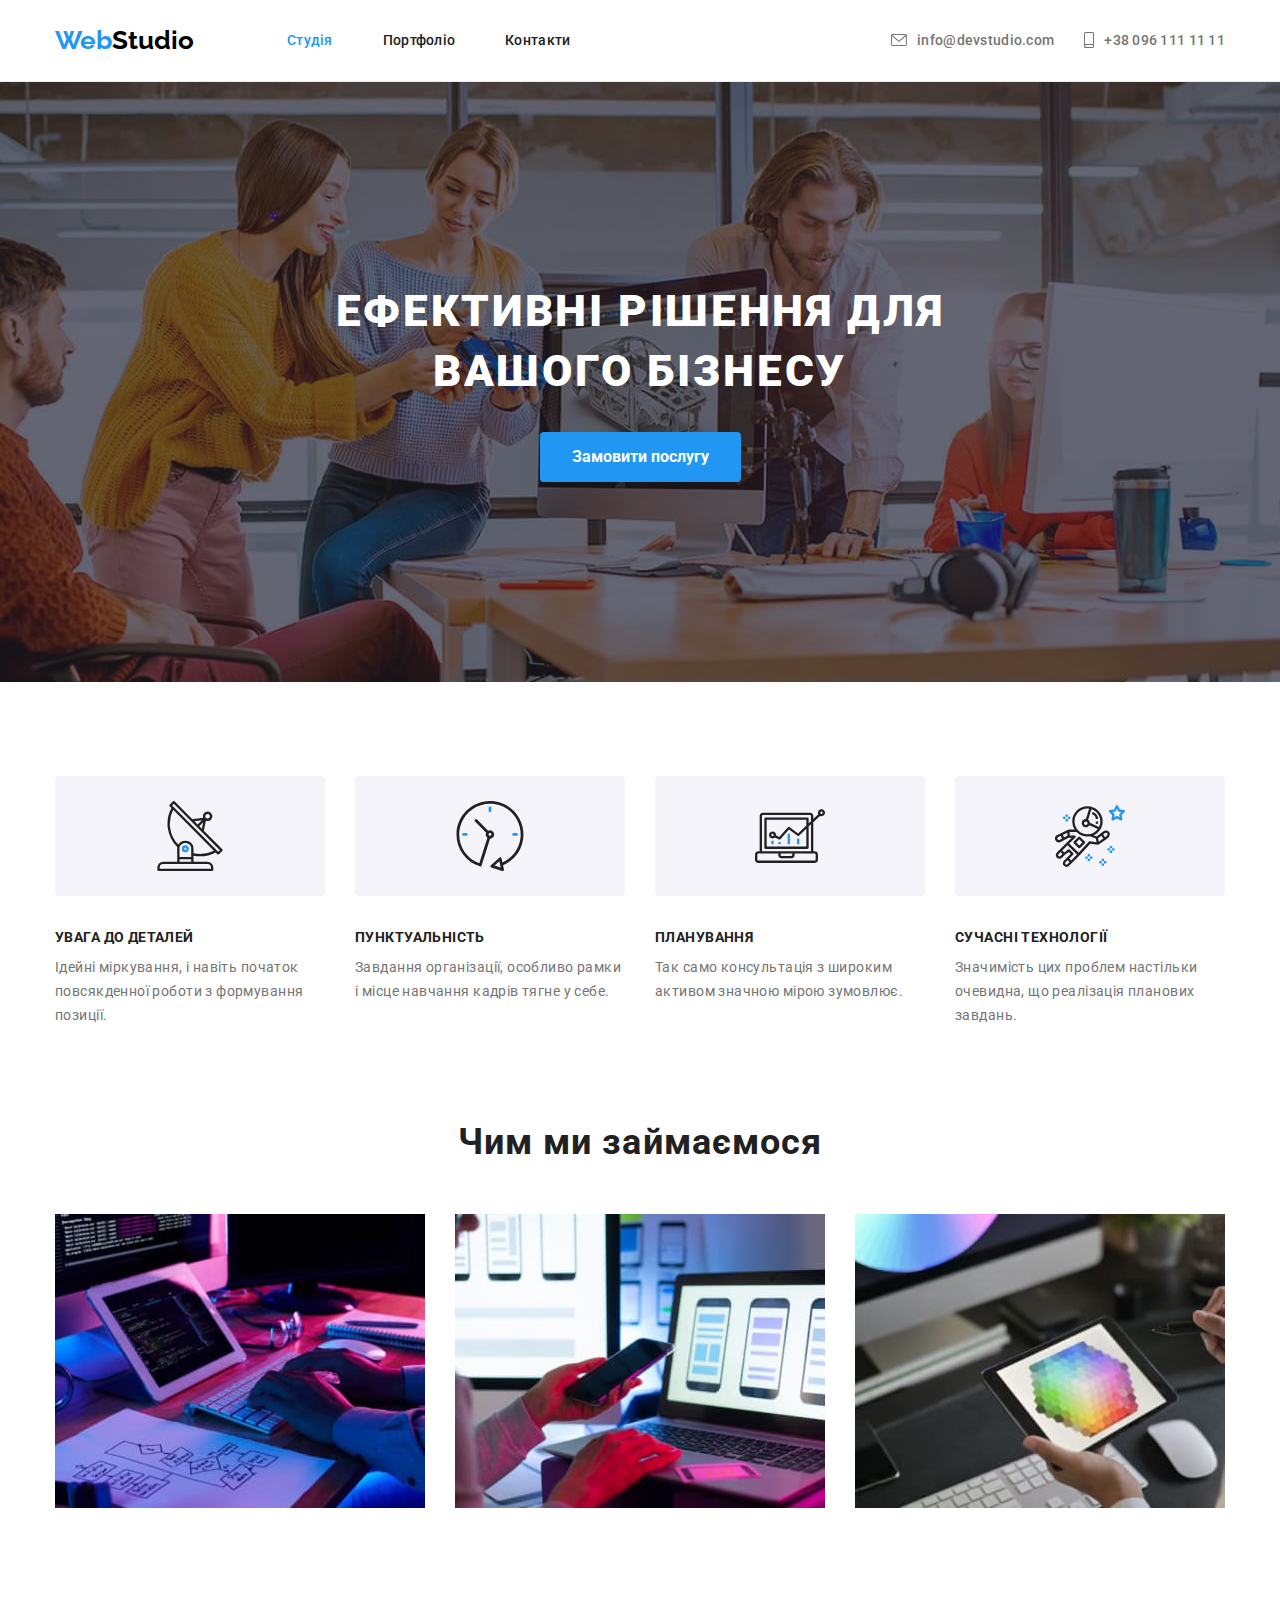
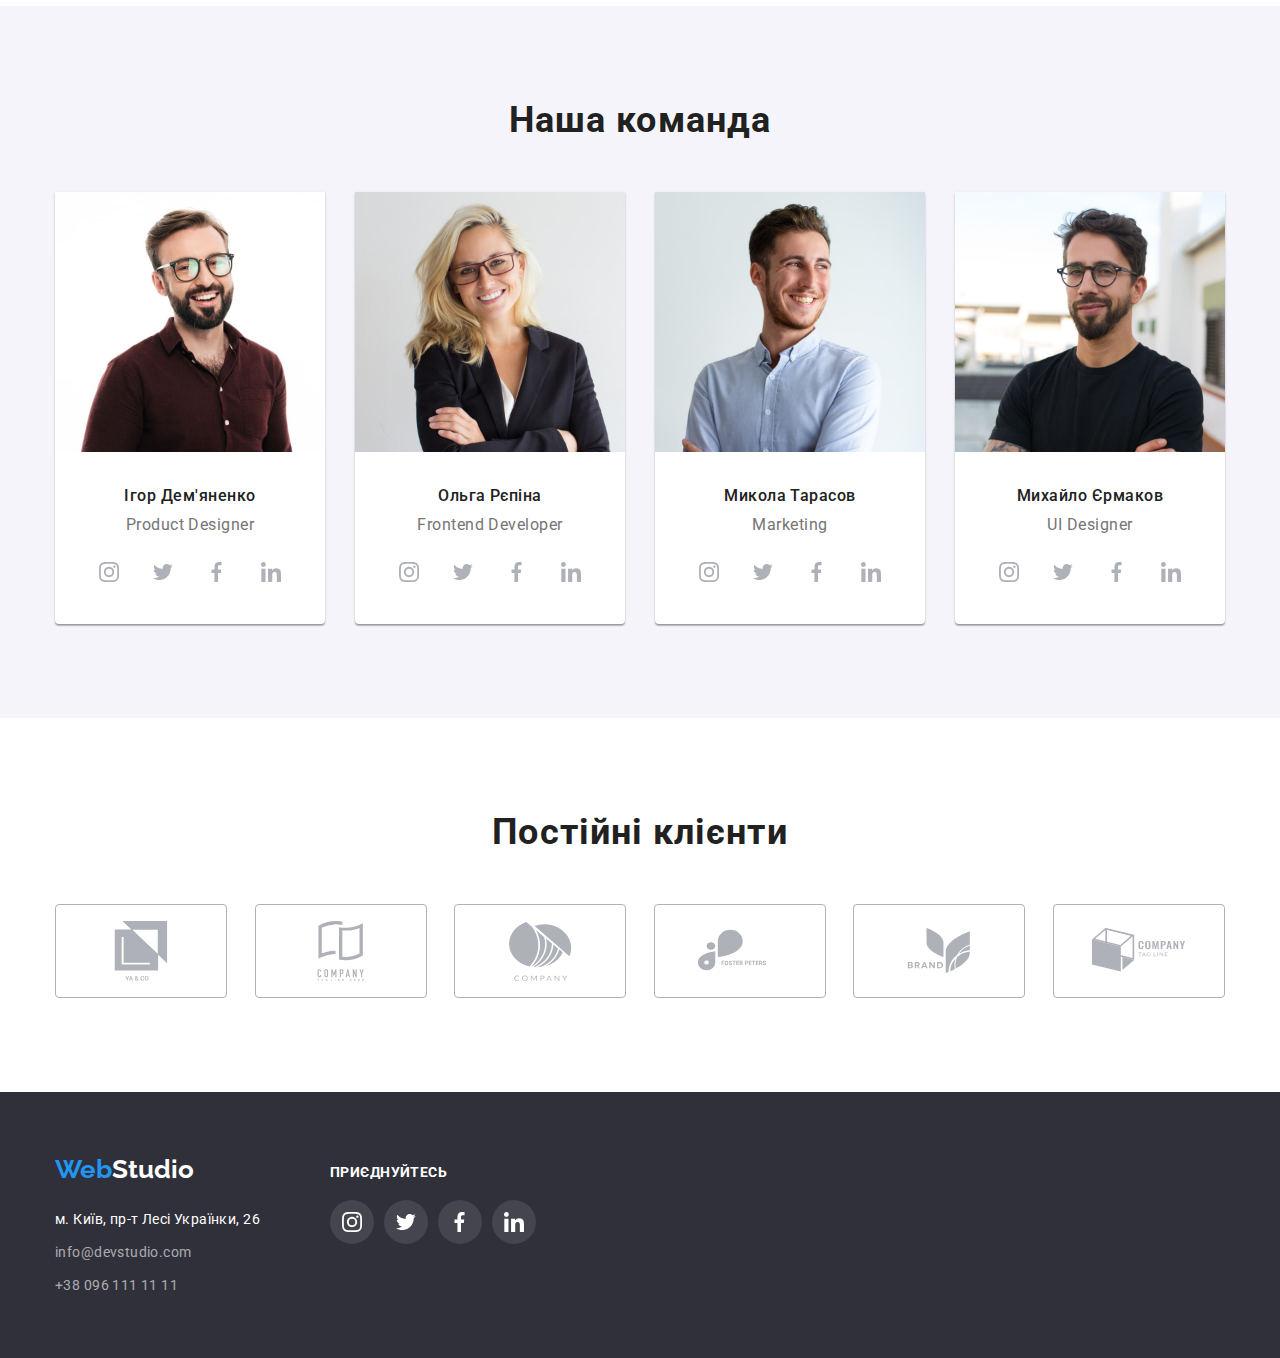
<file: index.html>
<!DOCTYPE html>
<html lang="uk">
  <head>
    <meta charset="UTF-8" />
    <meta http-equiv="X-UA-Compatible" content="IE=edge" />
    <meta name="viewport" content="width=, initial-scale=1.0" />
    <title>WebStudio</title>
    <link
      href="https://fonts.googleapis.com/css2?family=Pacifico&family=Raleway:wght@700&family=Roboto:wght@400;500;700;900&display=swap"
      rel="stylesheet"
    />
    <link
      rel="stylesheet"
      href="https://cdnjs.cloudflare.com/ajax/libs/modern-normalize/1.1.0/modern-normalize.min.css"
    />
    <link rel="stylesheet" href="./css/styles.css" />
  </head>
  <body>
    <header class="header">
      <!-- Навигация -->
      <div class="header-container container">
        <nav class="nav-header">
          <a class="logo link" href="./index.html" lang="en"
            ><span>Web</span>Studio</a
          >

          <ul class="nav-site list">
            <li class="nav-items">
              <a class="link active" href="./index.html">Студія</a>
            </li>
            <li class="nav-items">
              <a class="link" href="./portfolio.html">Портфоліо</a>
            </li>
            <li class="nav-items">
              <a class="link" href="">Контакти</a>
            </li>
          </ul>
        </nav>
        <!-- Контактная информация -->
        <ul class="nav-contacts list">
          <li class="contacts-items">
            <a class="link" href="mailto:info@devstudio.com">
              <svg class="contacts-icon" width="16" height="16">
                <use href="./images/symbol-defs.svg#icon-envelope"></use>
              </svg><span>info@devstudio.com</span></a
            >
          </li>
          <li class="contacts-items">
            <a class="link" href="tel:+380961111111">
              <svg class="contacts-icon" width="10" height="16">
                <use href="./images/symbol-defs.svg#icon-smartphone"></use>
              </svg><span>+38 096 111 11 11</span></a
            >
          </li>
        </ul>
      </div>
    </header>

    <main>
      <!-- Блок Герой -->
      <section class="hero">
        <h1 class="hero-title">Ефективні рішення для<br />вашого бізнесу</h1>
        <button class="button" type="button">Замовити послугу</button>
      </section>
      <!-- Достоинства -->
      <section class="dignity-container section container">
        <h2 class="hide">Переваги</h2>

        <ul class="dignity list">
          <li class="dignity-items">
            <svg class="dignity-icons" width="270" height="120">
              <use href="./images/symbol-defs.svg#icon-antenna"></use>
            </svg>
            <h3 class="dignity-title">УВАГА ДО ДЕТАЛЕЙ</h3>
            <p class="dignity-text">
              Ідейні міркування, і навіть початок повсякденної роботи з
              формування позиції.
            </p>
          </li>
          <li class="dignity-items">
            <svg class="dignity-icons" width="270" height="120">
              <use href="./images/symbol-defs.svg#icon-clock"></use>
            </svg>
            <h3 class="dignity-title">ПУНКТУАЛЬНІСТЬ</h3>
            <p class="dignity-text">
              Завдання організації, особливо рамки і місце навчання кадрів тягне
              у себе.
            </p>
          </li>
          <li class="dignity-items">
            <svg class="dignity-icons" width="270" height="120">
              <use href="./images/symbol-defs.svg#icon-diagram"></use>
            </svg>
            <h3 class="dignity-title">ПЛАНУВАННЯ</h3>
            <p class="dignity-text">
              Так само консультація з широким активом значною мірою зумовлює.
            </p>
          </li>
          <li class="dignity-items">
            <svg class="dignity-icons" width="270" height="120">
              <use href="./images/symbol-defs.svg#icon-astronaut"></use>
            </svg>
            <h3 class="dignity-title">СУЧАСНІ ТЕХНОЛОГІЇ</h3>
            <p class="dignity-text">
              Значимість цих проблем настільки очевидна, що реалізація планових
              завдань.
            </p>
          </li>
        </ul>
      </section>
      <!-- Наша работа -->
      <section class="ourwork-container container">
        <h2 class="title">Чим ми займаємося</h2>
        <ul class="ourwork-list list">
          <li class="ourwork-items">
            <img
              src="./images/metier_1.jpg"
              alt="процес планування"
              width="370"
              height="294"
            />
          </li>
          <li class="ourwork-items">
            <img
              src="./images/metier_2.jpg"
              alt="процес створеня макету"
              width="370"
              height="294"
            />
          </li>
          <li class="ourwork-items">
            <img
              src="./images/metier_3.jpg"
              alt="процес графічного оформлення"
              width="370"
              height="294"
            />
          </li>
        </ul>
      </section>
      <!-- Наша команда -->
      <section class="ourteam section">
        <div class="ourteam-container container">
          <h2 class="ourteam-title title">Наша команда</h2>

          <ul class="ourteam-list list">
            <li class="team-items">
              <img
                src="./images/product_designer.jpg"
                alt="усміхнений молодий чоловік в окулярах с бородою"
                width="270"
                height="260"
              />
              <div class="team-about">
                <h3 class="team-name">Ігор Дем'яненко</h3>
                <p class="team-profession" lang="en">Product Designer</p>

                <ul class="team-social list">
                  <li class="social-items">
                    <a
                      href=""
                      class="team-link link-social link"
                      target="_blank"
                      rel="noreferrer noopener"
                    >
                      <svg class="social-icon team-icon" width="44" height="44">
                        <use
                          href="./images/symbol-defs.svg#icon-instagram"
                        ></use>
                      </svg>
                    </a>
                  </li>
                  <li class="social-items">
                    <a
                      href=""
                      class="team-link link-social link"
                      target="_blank"
                      rel="noreferrer noopener"
                    >
                      <svg class="social-icon team-icon" width="44" height="44">
                        <use href="./images/symbol-defs.svg#icon-Twitter"></use>
                      </svg>
                    </a>
                  </li>
                  <li class="social-items">
                    <a
                      href=""
                      class="team-link link-social link"
                      target="_blank"
                      rel="noreferrer noopener"
                    >
                      <svg class="social-icon team-icon" width="44" height="44">
                        <use
                          href="./images/symbol-defs.svg#icon-facebook"
                        ></use>
                      </svg>
                    </a>
                  </li>
                  <li class="social-items">
                    <a
                      href=""
                      class="team-link link-social link"
                      target="_blank"
                      rel="noreferrer noopener"
                    >
                      <svg class="social-icon team-icon" width="44" height="44">
                        <use
                          href="./images/symbol-defs.svg#icon-linkedin"
                        ></use>
                      </svg>
                    </a>
                  </li>
                </ul>
              </div>
            </li>
            <li class="team-items">
              <img
                src="./images/frontend_developer.jpg"
                alt="усміхнена молода дівчина в окулярах"
                width="270"
                height="260"
              />
              <div class="team-about">
                <h3 class="team-name">Ольга Рєпіна</h3>
                <p class="team-profession" lang="en">Frontend Developer</p>

                <ul class="team-social list">
                  <li class="social-items">
                    <a
                      href=""
                      class="team-link link-social link"
                      target="_blank"
                      rel="noreferrer noopener"
                    >
                      <svg class="social-icon team-icon" width="44" height="44">
                        <use
                          href="./images/symbol-defs.svg#icon-instagram"
                        ></use>
                      </svg>
                    </a>
                  </li>
                  <li class="social-items">
                    <a
                      href=""
                      class="team-link link-social link"
                      target="_blank"
                      rel="noreferrer noopener"
                    >
                      <svg class="social-icon team-icon" width="44" height="44">
                        <use href="./images/symbol-defs.svg#icon-Twitter"></use>
                      </svg>
                    </a>
                  </li>
                  <li class="social-items">
                    <a
                      href=""
                      class="team-link link-social link"
                      target="_blank"
                      rel="noreferrer noopener"
                    >
                      <svg class="social-icon team-icon" width="44" height="44">
                        <use
                          href="./images/symbol-defs.svg#icon-facebook"
                        ></use>
                      </svg>
                    </a>
                  </li>
                  <li class="social-items">
                    <a
                      href=""
                      class="team-link link-social link"
                      target="_blank"
                      rel="noreferrer noopener"
                    >
                      <svg class="social-icon team-icon" width="44" height="44">
                        <use
                          href="./images/symbol-defs.svg#icon-linkedin"
                        ></use>
                      </svg>
                    </a>
                  </li>
                </ul>
              </div>
            </li>
            <li class="team-items">
              <img
                src="./images/marketing.jpg"
                alt="усміхнений молодий чоловік"
                width="270"
                height="260"
              />
              <div class="team-about">
                <h3 class="team-name">Микола Тарасов</h3>
                <p class="team-profession" lang="en">Marketing</p>
                <ul class="team-social list">
                  <li class="social-items">
                    <a
                      href=""
                      class="team-link link-social link"
                      target="_blank"
                      rel="noreferrer noopener"
                    >
                      <svg class="social-icon team-icon" width="44" height="44">
                        <use
                          href="./images/symbol-defs.svg#icon-instagram"
                        ></use>
                      </svg>
                    </a>
                  </li>
                  <li class="social-items">
                    <a
                      href=""
                      class="team-link link-social link"
                      target="_blank"
                      rel="noreferrer noopener"
                    >
                      <svg class="social-icon team-icon" width="44" height="44">
                        <use href="./images/symbol-defs.svg#icon-Twitter"></use>
                      </svg>
                    </a>
                  </li>
                  <li class="social-items">
                    <a
                      href=""
                      class="team-link link-social link"
                      target="_blank"
                      rel="noreferrer noopener"
                    >
                      <svg class="social-icon team-icon" width="44" height="44">
                        <use
                          href="./images/symbol-defs.svg#icon-facebook"
                        ></use>
                      </svg>
                    </a>
                  </li>
                  <li class="social-items">
                    <a
                      href=""
                      class="team-link link-social link"
                      target="_blank"
                      rel="noreferrer noopener"
                    >
                      <svg class="social-icon team-icon" width="44" height="44">
                        <use
                          href="./images/symbol-defs.svg#icon-linkedin"
                        ></use>
                      </svg>
                    </a>
                  </li>
                </ul>
              </div>
            </li>
            <li class="team-items">
              <img
                src="./images/ui_designer.jpg"
                alt="усміхнений молодий чоловік в окулярах с бородою"
                width="270"
                height="260"
              />
              <div class="team-about">
                <h3 class="team-name">Михайло Єрмаков</h3>
                <p class="team-profession" lang="en">UI Designer</p>
                <ul class="team-social list">
                  <li class="social-items">
                    <a
                      href=""
                      class="team-link link-social link"
                      target="_blank"
                      rel="noreferrer noopener"
                    >
                      <svg class="social-icon team-icon" width="44" height="44">
                        <use
                          href="./images/symbol-defs.svg#icon-instagram"
                        ></use>
                      </svg>
                    </a>
                  </li>
                  <li class="social-items">
                    <a
                      href=""
                      class="team-link link-social link"
                      target="_blank"
                      rel="noreferrer noopener"
                    >
                      <svg class="social-icon team-icon" width="44" height="44">
                        <use href="./images/symbol-defs.svg#icon-Twitter"></use>
                      </svg>
                    </a>
                  </li>
                  <li class="social-items">
                    <a
                      href=""
                      class="team-link link-social link"
                      target="_blank"
                      rel="noreferrer noopener"
                    >
                      <svg class="social-icon team-icon" width="44" height="44">
                        <use
                          href="./images/symbol-defs.svg#icon-facebook"
                        ></use>
                      </svg>
                    </a>
                  </li>
                  <li class="social-items">
                    <a
                      href=""
                      class="team-link link-social link"
                      target="_blank"
                      rel="noreferrer noopener"
                    >
                      <svg class="social-icon team-icon" width="44" height="44">
                        <use
                          href="./images/symbol-defs.svg#icon-linkedin"
                        ></use>
                      </svg>
                    </a>
                  </li>
                </ul>
              </div>
            </li>
          </ul>
        </div>
      </section>
      <!-- Постоянные клиенты -->
      <section class="clients section container">
        <h2 class="clients-title title">Постійні клієнти</h2>

        <ul class="clients-list list">
          <li class="client-items">
            <a
              href=""
              class="clients-link link"
              target="_blank"
              rel="noreferrer noopener"
            >
              <svg class="clients-icon" width="170" height="92">
                <use href="./images/symbol-defs.svg#icon-yoco"></use>
              </svg>
            </a>
          </li>
          <li class="client-items">
            <a
              href=""
              class="clients-link link"
              target="_blank"
              rel="noreferrer noopener"
            >
              <svg class="clients-icon" width="170" height="92">
                <use href="./images/symbol-defs.svg#icon-tagline"></use>
              </svg>
            </a>
          </li>
          <li class="client-items">
            <a
              href=""
              class="clients-link link"
              target="_blank"
              rel="noreferrer noopener"
            >
              <svg class="clients-icon" width="170" height="92">
                <use href="./images/symbol-defs.svg#icon-company"></use>
              </svg>
            </a>
          </li>
          <li class="client-items">
            <a
              href=""
              class="clients-link link"
              target="_blank"
              rel="noreferrer noopener"
            >
              <svg class="clients-icon" width="170" height="92">
                <use href="./images/symbol-defs.svg#icon-forestpeter"></use>
              </svg>
            </a>
          </li>
          <li class="client-items">
            <a
              href=""
              class="clients-link link"
              target="_blank"
              rel="noreferrer noopener"
            >
              <svg class="clients-icon" width="170" height="92">
                <use href="./images/symbol-defs.svg#icon-brand"></use>
              </svg>
            </a>
          </li>
          <li class="client-items">
            <a
              href=""
              class="clients-link link"
              target="_blank"
              rel="noreferrer noopener"
            >
              <svg class="clients-icon" width="170" height="92">
                <use href="./images/symbol-defs.svg#icon-tag"></use>
              </svg>
            </a>
          </li>
        </ul>
      </section>
    </main>

    <footer class="footer">
      <div class="footer-container container">
        <div class="footer-items">
          <!-- logo -->
          <a class="logo link" href="./index.html" lang="en">
            <span>Web</span>Studio</a
          >
          <!-- Как найти -->
          <address class="footer-address address">
            <ul class="address-list list">
              <li class="address-items">
                <a
                  class="link"
                  target="_blank"
                  rel="noreferrer noopener"
                  href="https://goo.gl/maps/oZcnaYU12z9c5pJu7"
                  >м. Київ, пр-т Лесі Українки, 26</a
                >
              </li>

              <li class="address-items">
                <a class="address-contact link" href="mailto:info@devstudio.com"
                  >info@devstudio.com</a
                >
              </li>

              <li class="address-items">
                <a class="address-contact link" href="tel:+380961111111"
                  >+38 096 111 11 11</a
                >
              </li>
            </ul>
          </address>
        </div>
        <div class="footer-items">
          <h2 class="footer-title">приєднуйтесь</h2>

          <ul class="social-list list">
            <li class="social-items">
              <a
                href=""
                class="footer-soclink link-social link"
                target="_blank"
                rel="noreferrer noopener"
              >
                <svg class="footer-socicon social-icon" width="44" height="44">
                  <use href="./images/symbol-defs.svg#icon-instagram"></use>
                </svg>
              </a>
            </li>
            <li class="social-items">
              <a
                href=""
                class="footer-soclink link-social link"
                target="_blank"
                rel="noreferrer noopener"
              >
                <svg class="footer-socicon social-icon" width="44" height="44">
                  <use href="./images/symbol-defs.svg#icon-Twitter"></use>
                </svg>
              </a>
            </li>
            <li class="social-items">
              <a
                href=""
                class="footer-soclink link-social link"
                target="_blank"
                rel="noreferrer noopener"
              >
                <svg class="footer-socicon social-icon" width="44" height="44">
                  <use href="./images/symbol-defs.svg#icon-facebook"></use>
                </svg>
              </a>
            </li>
            <li class="social-items">
              <a
                href=""
                class="footer-soclink link-social link"
                target="_blank"
                rel="noreferrer noopener"
              >
                <svg class="footer-socicon social-icon" width="44" height="44">
                  <use href="./images/symbol-defs.svg#icon-linkedin"></use>
                </svg>
              </a>
            </li>
          </ul>
        </div>
      </div>
    </footer>
  </body>
</html>
</file>
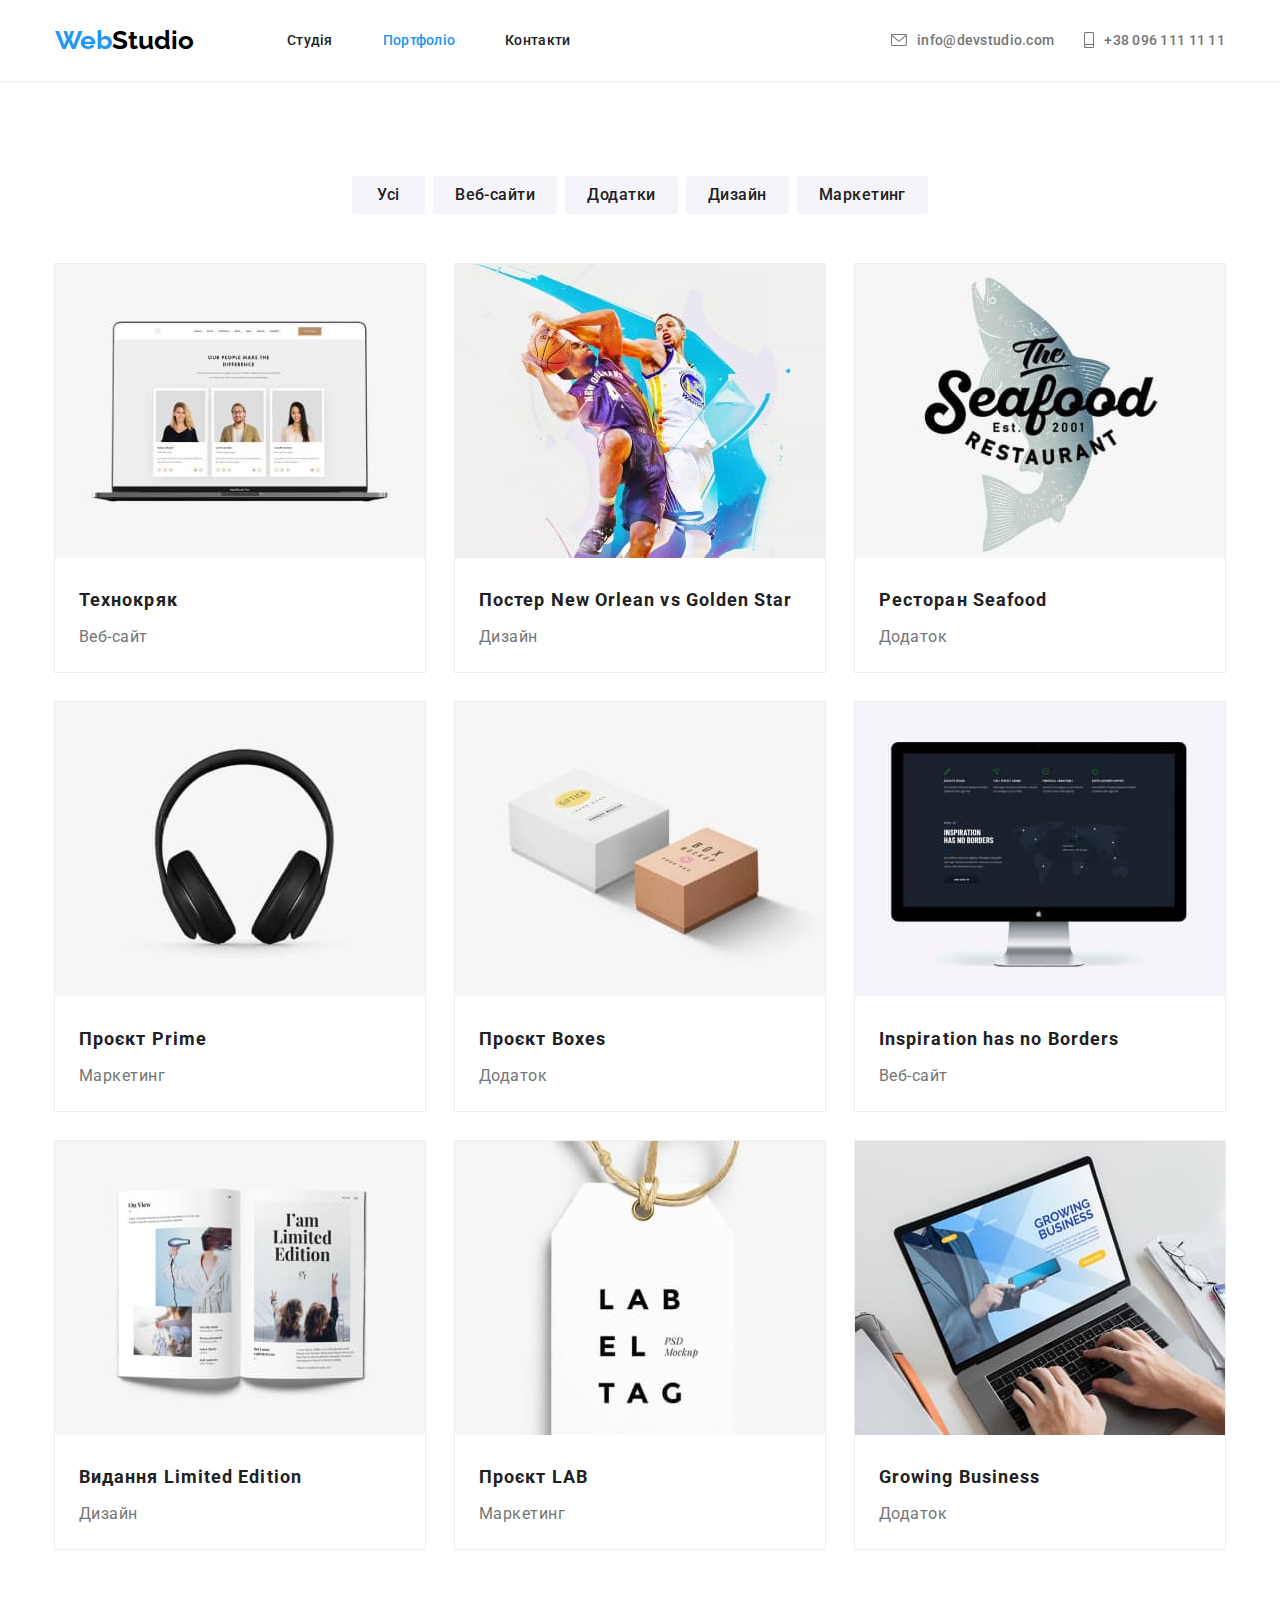
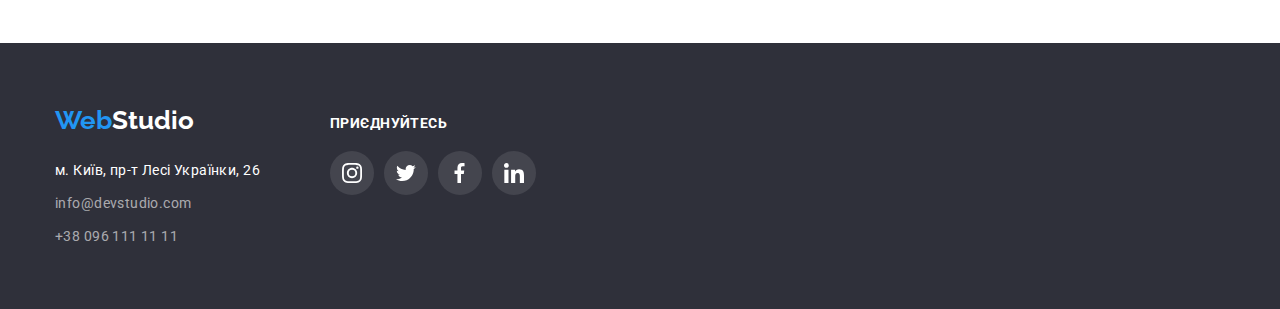
<file: portfolio.html>
<!DOCTYPE html>
<html lang="uk">
  <head>
    <meta charset="UTF-8" />
    <meta http-equiv="X-UA-Compatible" content="IE=edge" />
    <meta name="viewport" content="width=, initial-scale=1.0" />
    <title>WebStudio</title>
    <link
      href="https://fonts.googleapis.com/css2?family=Pacifico&family=Raleway:wght@700&family=Roboto:wght@400;500;700;900&display=swap"
      rel="stylesheet"
    />
    <link rel="stylesheet" href="https://cdnjs.cloudflare.com/ajax/libs/modern-normalize/1.1.0/modern-normalize.min.css">
    <link rel="stylesheet" href="./css/styles.css" />
  </head>
  <body>
    <header class="header">
      <!-- Навигация -->
      <div class="header-container container">
        <nav class="nav-header">
          <a class="logo link" href="./index.html" lang="en"
            ><span>Web</span>Studio</a
          >

          <ul class="nav-site list">
            <li class="nav-items">
              <a class="link" href="./index.html">Студія</a>
            </li>
            <li class="nav-items">
              <a class="link active" href="./portfolio.html">Портфоліо</a>
            </li>
            <li class="nav-items">
              <a class="link" href="">Контакти</a>
            </li>
          </ul>
        </nav>
        <!-- Контактная информация -->
        <ul class="nav-contacts list">
          <li class="contacts-items">
            <a class="link" href="mailto:info@devstudio.com">
              <svg class="contacts-icon" width="16" height="16">
                <use href="./images/symbol-defs.svg#icon-envelope"></use>
              </svg><span>info@devstudio.com</span></a
            >
          </li>
          <li class="contacts-items">
            <a class="link" href="tel:+380961111111">
              <svg class="contacts-icon" width="10" height="16">
              <use href="./images/symbol-defs.svg#icon-smartphone"></use>
            </svg><span>+38 096 111 11 11</span></a>
          </li>
        </ul>
      </div>
    </header>

    <main>
      <!-- галерея портфолио -->
      <section class="portfolio-container section container">
        <h1 class="hide">Портфоліо</h1>
        <!-- фильтр портфолио -->
        <ul class="filter-list list">
          <li class="filter-items">
            <button class="filter-button" type="button">Усі</button>
          </li>
          <li class="filter-items">
            <button class="filter-button" type="button">Веб-сайти</button>
          </li>
          <li class="filter-items">
            <button class="filter-button" type="button">Додатки</button>
          </li>
          <li class="filter-items">
            <button class="filter-button" type="button">Дизайн</button>
          </li>
          <li class="filter-items">
            <button class="filter-button" type="button">Маркетинг</button>
          </li>
        </ul>
        <!-- список примера работ -->
        <ul class="portfolio-list list">
          <li class="portfolio-items">
            <a class="portfolio-element link" href="">
              <img
                src="./images/tehno.jpg"
                alt="комп'ютер з відчиненнім сайтом компанії"
                width="370"
                height="294"
              />
              <div class="portfolio-about">
                <h2 class="portfolio-titel">Технокряк</h2>
                <p class="portfolio-text">Веб-сайт</p>
              </div>
            </a>
          </li>

          <li class="portfolio-items">
            <a class="portfolio-element link" href="">
              <img
                src="./images/new-orlean.jpg"
                alt="два баскетболіста грають з м'ячем"
                width="370"
                height="294"
              />
              <div class="portfolio-about">
                <h2 class="portfolio-titel">
                  Постер New Orlean vs Golden Star
                </h2>
                <p class="portfolio-text">Дизайн</p>
              </div>
            </a>
          </li>

          <li class="portfolio-items">
            <a class="portfolio-element link" href="">
              <img
                src="./images/see-food.jpg"
                alt="логотип компанії у вигляді рибини"
                width="370"
                height="294"
              />
              <div class="portfolio-about">
                <h2 class="portfolio-titel">Ресторан Seafood</h2>
                <p class="portfolio-text">Додаток</p>
              </div>
            </a>
          </li>

          <li class="portfolio-items">
            <a class="portfolio-element link" href="">
              <img
                src="./images/prime.jpg"
                alt="навушники"
                width="370"
                height="294"
              />
              <div class="portfolio-about">
                <h2 class="portfolio-titel">Проєкт Prime</h2>
                <p class="portfolio-text">Маркетинг</p>
              </div>
            </a>
          </li>

          <li class="portfolio-items">
            <a class="portfolio-element link" href="">
              <img
                src="./images/boxes.jpg"
                alt="дві коробки"
                width="370"
                height="294"
              />
              <div class="portfolio-about">
                <h2 class="portfolio-titel">Проєкт Boxes</h2>
                <p class="portfolio-text">Додаток</p>
              </div>
            </a>
          </li>

          <li class="portfolio-items">
            <a class="portfolio-element link" href="">
              <img
                src="./images/inspiration.jpg"
                alt="комп'ютер з відчиненим сайтом"
                width="370"
                height="294"
              />
              <div class="portfolio-about">
                <h2 class="portfolio-titel" lang="en">
                  Inspiration has no Borders
                </h2>
                <p class="portfolio-text">Веб-сайт</p>
              </div>
            </a>
          </li>

          <li class="portfolio-items">
            <a class="portfolio-element link" href="">
              <img
                src="./images/limit-edition.jpg"
                alt="книга"
                width="370"
                height="294"
              />
              <div class="portfolio-about">
                <h2 class="portfolio-titel">Видання Limited Edition</h2>
                <p class="portfolio-text">Дизайн</p>
              </div>
            </a>
          </li>

          <li class="portfolio-items">
            <a class="portfolio-element link" href="">
              <img
                src="./images/lab.jpg"
                alt="бирка"
                width="370"
                height="294"
              />
              <div class="portfolio-about">
                <h2 class="portfolio-titel">Проєкт LAB</h2>
                <p class="portfolio-text">Маркетинг</p>
              </div>
            </a>
          </li>

          <li class="portfolio-items">
            <a class="portfolio-element link" href="">
              <img
                src="./images/growing-business.jpg"
                alt="комп'ютер з відчиненим сайтом"
                width="370"
                height="294"
              />
              <div class="portfolio-about">
                <h2 class="portfolio-titel" lang="en">Growing Business</h2>
                <p class="portfolio-text">Додаток</p>
              </div>
            </a>
          </li>
        </ul>
      </section>
    </main>

    <footer class="footer">
      <div class="footer-container container">
        <div class="footer-items">
          <!-- logo -->
          <a class="logo link" href="./index.html" lang="en">
            <span>Web</span>Studio</a>
          <!-- Как найти -->
          <address class="footer-address address">
            <ul class="address-list list">
              <li class="address-items">
                <a
                  class="link"
                  target="_blank"
                  rel="noreferrer noopener"
                  href="https://goo.gl/maps/oZcnaYU12z9c5pJu7"
                  >м. Київ, пр-т Лесі Українки, 26</a
                >
              </li>

              <li class="address-items">
                <a class="address-contact link" href="mailto:info@devstudio.com"
                  >info@devstudio.com</a
                >
              </li>

              <li class="address-items">
                <a class="address-contact link" href="tel:+380961111111"
                  >+38 096 111 11 11</a
                >
              </li>
            </ul>
          </address>
        </div>
        <div class="footer-items">
          <h2 class="footer-title">приєднуйтесь</h2>

          <ul class="social-list list">

            <li class="social-items">
              <a href="" class="footer-soclink link-social link" target="_blank"
              rel="noreferrer noopener">
                <svg class="footer-socicon social-icon" width="44" height="44">
                  <use href="./images/symbol-defs.svg#icon-instagram"></use>
                </svg>
              </a>
            </li>
            <li class="social-items">
              <a href="" class="footer-soclink link-social link" target="_blank"
              rel="noreferrer noopener">
                <svg class="footer-socicon social-icon" width="44" height="44">
                  <use href="./images/symbol-defs.svg#icon-Twitter"></use>
                </svg>
              </a>
            </li>
            <li class="social-items">
              <a href="" class="footer-soclink link-social link" target="_blank"
              rel="noreferrer noopener">
                <svg class="footer-socicon social-icon" width="44" height="44">
                  <use href="./images/symbol-defs.svg#icon-facebook"></use>
                </svg>
              </a>
            </li>
            <li class="social-items">
              <a href="" class="footer-soclink link-social link" target="_blank"
              rel="noreferrer noopener">
                <svg class="footer-socicon social-icon" width="44" height="44">
                  <use href="./images/symbol-defs.svg#icon-linkedin"></use>
                </svg>
              </a>
            </li>
          </ul>
        </div>
      </div>
    </footer>
  </body>
</html>
</file>
<file: css/styles.css>
/* Шрифты
font-family: 'Pacifico', cursive;
font-family: 'Raleway', sans-serif;
font-family: 'Roboto', sans-serif;
 */
:root {
    --brend-color: #2196F3;
    --white-color: #ffffff;
    --text-title-color: #212121;
    --text-main-color: #757575;
    --background-main-color: #F5F5F5;
    --background-secondary-color: #F5F4FA;
    --background-footer-color: #2F303A;
    --footer-text-color: #FFFFFF;
    --social-icon-color: #AFB1B8;
}
*,
*::before,
*::after {
    box-sizing: border-box;
}
body {
    background-color: var(--white-color);
    color: var(--text-main-color);

    font-family: 'Roboto', sans-serif;
}
ul {
    margin: 0;
    padding: 0;
}
h1,
h2,
h3,
h4,
h5,
h6 {
    margin: 0;
}
p {
    margin: 0;
}
.list {
    list-style: none;
}
.link {
    display: block;
    text-decoration: none;
    color: inherit;
}
.hide {
    position: absolute;
    width: 1px;
    height: 1px;
    margin: -1px;
    padding: 0;
    overflow: hidden;
    border: 0;
    clip: rect(0 0 0 0);
}
.button {
    padding: 10px 32px;
    color: #ffffff;
    background-color: var(--brend-color);
    border-radius: 4px;
    border: none;

    font-family: 'Roboto';
    font-weight: 700;
    font-size: 16px;
    line-height: 1.88;

}
/* Список иконок соц. сетей */
.social-list {
    display: flex;
    justify-content: space-between;
}
.link-social {
    width: 44px;
    height: 44px;
    border-radius: 50%;
}
.social-icon {
    padding: 12px;
}
/* ------- */

.button:hover,
.button:focus {
    color: var(--brend-color);
    background-color: #ffffff;
}
.title {
    color: var(--text-title-color);
    font-family: 'Roboto', sans-serif;
    font-weight: 700;
    font-size: 36px;
    line-height: 1.16;
    text-align: center;
    letter-spacing: 0.03em;
}
.address {
    font-style: normal;
    
}
.container {
    width: 1200px;
    margin: 0 auto;
    padding-left: 15px;
    padding-right: 15px;
}
.section {
    padding-top: 94px;
    padding-bottom: 94px;
}

/* --Индивидуальные классы-- */

/* -header- */
.header {
    border-bottom: 1px solid #ECECEC;

}
.header-container {
    display: flex;
    align-items: center;
}
/* logo */
.logo {
    color: #000000;

    font-family: 'Raleway', sans-serif;
    font-weight: 700;
    font-size: 26px;
    line-height: 1.38;
}
.logo span {
    color: var(--brend-color);
}

/* Навигация сайта и контакты*/
header {
    background-color: #FFFFFF;
    line-height: 1.14;
    
}
.nav-header {
    display: flex;
    align-items: center;
}
.nav-site {
    display: flex;
    align-items: center;
    margin-left: 93px;
}
.nav-items > .link,
.contacts-items > .link {
    display: block;
    padding-top: 32px;
    padding-bottom: 32px;
}
.nav-items + .nav-items{
    margin-left: 50px;
}
.nav-site .link,
.nav-contacts .link {
    color: var(--text-title-color);

    font-weight: 500;
    font-size: 14px;
    letter-spacing: 0.02em;
}
.nav-site .link:hover,
.nav-site .link:focus,
.nav-contacts .link:hover,
.nav-contacts .link:focus  {
    color: var(--brend-color);
}
.nav-contacts {
    display: flex;
    align-items: center;
    margin-left: auto;
}
.contacts-items + .contacts-items {
    margin-left: 30px;
}
.nav-contacts .link {
    color: var(--text-main-color)
}
.nav-site .active {
    color: var(--brend-color);
}
.contacts-icon {
    vertical-align: text-bottom;
    margin-right: 10px;
    fill: currentColor;
}
/* -main- */
/* Герой */
.hero {
    display: flex;
    flex-direction: column;
    justify-content: center;
    align-items: center;

    max-width: 1600px;
    margin: 0 auto;
    padding-top: 200px;
    padding-bottom: 200px;
    
    background-color: #2F303A;
    background-image:  linear-gradient(rgba(47, 48, 58, 0.4),rgba(47, 48, 58, 0.4)), url(../images/bg-hero.jpg);
    background-repeat: no-repeat;
    background-position: center;
}
.hero-title {
    margin-bottom: 30px;
    color: #ffffff;

    font-family: 'Roboto', sans-serif;
    font-weight: 900;
    font-size: 44px;
    line-height: 1.36;
    text-align: center;
    letter-spacing: 0.06em;
    text-transform: uppercase;
}
/* Достоинства */
.dignity.list {
    display: flex;
}
.dignity-items {
    width: calc((1170px - (30px*3))/4);
}
.dignity-items + .dignity-items {
    margin-left: 30px;
}
.dignity-icons {
    border-radius: 4px;
    padding: 25px 100px;
    margin-bottom: 30px;

    background-color: var(--background-secondary-color);
}
.dignity-title {
    margin-bottom: 10px;

    color: var(--text-title-color);
    font-weight: 700;
    font-size: 14px;
    line-height: 1.14;
    letter-spacing: 0.03em;
    text-transform: uppercase;
}
.dignity-text {
    font-size: 14px;
    line-height: 1.71;
    letter-spacing: 0.03em;
}
/* Наша работа */
.ourwork-container {
    padding-bottom: 94px;
}
.ourwork-container > .title {
    margin-bottom: 50px;
}
.ourwork-list {
    display: flex;
    justify-content: space-between;
}
/* Наша команда */
.ourteam {
    background-color: var(--background-secondary-color);
}
.ourteam-title {
    margin-bottom: 50px;
}
.ourteam-list {
    display: flex;
    justify-content: space-between;
}
.team-items {
    background-color: var(--white-color);
    border-radius: 0px 0px 4px 4px;
    box-shadow: 0px 1px 3px rgba(0, 0, 0, 0.12), 0px 1px 1px rgba(0, 0, 0, 0.14), 0px 2px 1px rgba(0, 0, 0, 0.2);
}
.team-about {
    padding-top: 30px;
    padding-bottom: 30px;
}
.team-name {
    margin-bottom: 10px;

    color: var(--text-title-color);
    font-weight: 500;
    font-size: 16px;
    line-height: 1.19;
    text-align: center;
    letter-spacing: 0.03em;
}
.team-profession {
    margin-bottom: 16px;

    font-size: 16px;
    line-height: 1.19;
    text-align: center;
    letter-spacing: 0.03em;
}
.team-social {
    display: flex;
    justify-content: space-between;
    padding-left: 32px;
    padding-right: 32px;
}
.team-icon {
    fill: var(--social-icon-color);
}
.team-link:hover .team-icon,
.team-link:focus .team-icon  {
    fill: var(--white-color);
}
.team-link:hover,
.team-link:focus {
    background-color: var(--brend-color);
}

/* Постоянные клиенты */
.clients {

}
.clients-title {
    margin-bottom: 50px;
}
.clients-list {
    display: flex;
    justify-content: space-between;
}
.clients-link {
    border: 1px solid var(--social-icon-color);
    border-radius: 4px;
}
.clients-link:hover,
.clients-link:focus {
    border-color: var(--brend-color);
}
.clients-icon {
    display: block;
    padding: 16px 32px;
    fill: var(--social-icon-color)
}
.clients-icon:hover,
.clients-icon:focus {
    fill: var(--brend-color);
}

/* -footer- */
.footer {
    color: var(--footer-text-color);
    background-color: var(--background-footer-color);
}
.footer-container {
    display: flex;
    padding-top: 60px;
    padding-bottom: 60px;
}
.footer .logo {
    color: var(--footer-text-color);
}
.footer-address {
    margin-top: 20px;
}
.address-items + .address-items {
    margin-top: 9px;
}
.address-list {
    font-family: 'Roboto', sans-serif;
    font-size: 14px;
    line-height: 1.71;
    letter-spacing: 0.03em;
}
.address-contact {
    color: rgba(255, 255, 255, 0.6);
}
.footer-items + .footer-items {
    margin-left: 70px;
}
.footer-items:nth-child(2) {
    width: 206px;
    padding-top: 12px;
}
.footer-title {
    margin-bottom: 20px;

    font-family: 'Roboto', sans-serif;
    font-weight: 700;
    font-size: 14px;
    line-height: calc(16/14);
    letter-spacing: 0.03em;
    text-transform: uppercase;

    color: #FFFFFF;
}
.footer-soclink {
    border-radius: 50%;
    background-color: rgba(255, 255, 255, 0.1);
}
.footer-soclink:hover,
.footer-soclink:focus {
    background-color: var(--brend-color);
}
.footer-socicon {
    fill: var(--white-color);
}


/* -- Портфолио html -- */

/* фильтр портфолио */
.filter-list {
    display: flex;
    justify-content: center;
    margin-bottom: 50px;
}
.filter-button {
    min-width: 73px;
    padding-top: 6px;
    padding-right: 22px;
    padding-bottom: 6px;
    padding-left: 22px;
    border: none;
    border-radius: 4px;

    color: var(--text-title-color);
    background-color: var(--background-secondary-color);

    font-family: 'Roboto', sans-serif;
    font-weight: 500;
    font-size: 16px;
    line-height: 1.62;
    text-align: center;
    letter-spacing: 0.03em;
}
.filter-items + .filter-items {
    margin-left: 8px;
}

.filter-button:hover,
.filter-button:focus {
    color: var(--white-color);
    background-color: var(--brend-color);
    box-shadow: 0px 3px 1px rgba(0, 0, 0, 0.1), 0px 1px 2px rgba(0, 0, 0, 0.08), 0px 2px 2px rgba(0, 0, 0, 0.12);
}
/* список примера работ */
.portfolio-list {
    display: flex;
    flex-wrap: wrap;
    margin: -15px;
}
.portfolio-items {
    width: calc((1170px - (30px*2))/3);
    margin: 15px;
    outline: 1px solid #EEEEEE;
}
.portfolio-element:hover,
.portfolio-element:focus {
    box-shadow: 0px 1px 1px rgba(0, 0, 0, 0.12), 0px 4px 4px rgba(0, 0, 0, 0.06), 1px 4px 6px rgba(0, 0, 0, 0.16);
}
.portfolio-about {
    padding: 20px 24px;
}
.portfolio-titel {
    color: var(--text-title-color);
    font-weight: 700;
    font-size: 18px;
    line-height: 2;
    letter-spacing: 0.06em;
}
.portfolio-text {
    margin-top: 4px;

    font-size: 16px;
    line-height: 1.88;
    letter-spacing: 0.03em;
}
</file>
